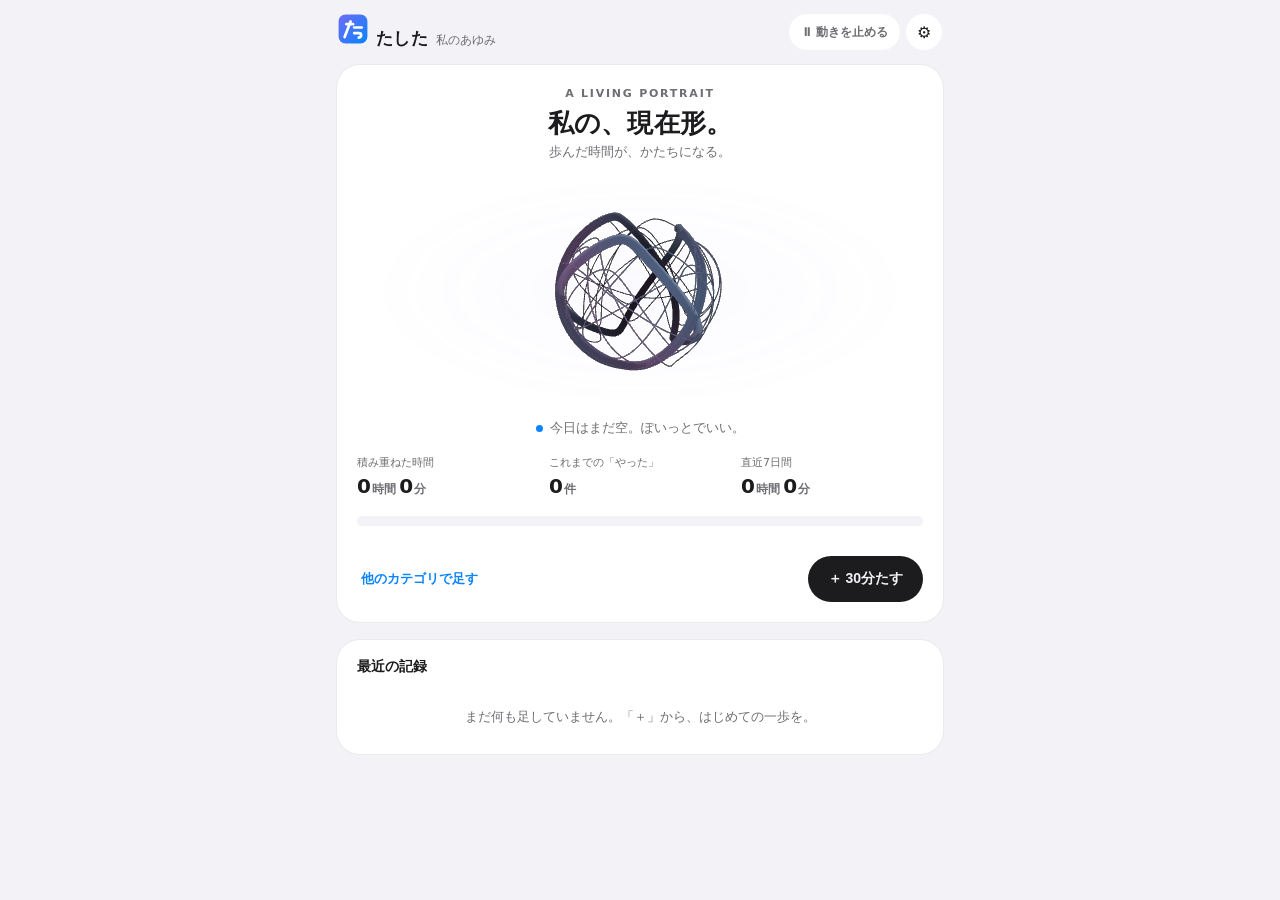
<file: index.html>
<!doctype html>
<html lang="ja">
<head>
<meta charset="utf-8">
<title>たした</title>
<meta name="description" content="積み重ねた時間が、かたちになる。個人用の「あゆみ」ポートレート">
<meta name="viewport" content="width=device-width, initial-scale=1, viewport-fit=cover">
<meta name="theme-color" content="#0b0b12">
<meta name="color-scheme" content="dark light">

<link rel="manifest" href="./manifest.json">
<link rel="icon" href="./icon.svg" type="image/svg+xml">
<link rel="apple-touch-icon" href="./icons/apple-touch-icon.png">

<meta name="apple-mobile-web-app-capable" content="yes">
<meta name="apple-mobile-web-app-status-bar-style" content="black-translucent">
<meta name="apple-mobile-web-app-title" content="たした">
<meta name="mobile-web-app-capable" content="yes">

<link rel="stylesheet" href="./css/style.css">
</head>
<body>
<div id="app">

  <header class="app-header">
    <div class="brand">
      <img class="logo-mark" src="./icon.svg" alt="" width="30" height="30">
      <span class="brand-name">たした</span>
      <span class="brand-sub">私のあゆみ</span>
    </div>
    <div class="header-actions">
      <button class="ghost-btn" id="pause-btn" type="button">⏸ 動きを止める</button>
      <button class="icon-btn" id="settings-btn" type="button" aria-label="設定">⚙</button>
    </div>
  </header>

  <main class="content">
    <section class="hero-card">
      <p class="hero-eyebrow">A LIVING PORTRAIT</p>
      <h1 class="hero-title">私の、現在形。</h1>
      <p class="hero-subtitle">歩んだ時間が、かたちになる。</p>

      <div class="hero-visual">
        <div class="hero-glow" id="hero-glow"></div>
        <canvas id="hero-canvas" aria-hidden="true"></canvas>
      </div>

      <p class="hero-caption"><span class="dot" id="week-dot"></span><span id="week-caption">今日はまだ空。ぽいっとでいい。</span></p>

      <div class="stat-grid">
        <div class="stat">
          <div class="stat-label">積み重ねた時間</div>
          <div class="stat-value" id="stat-total">0<span class="unit">時間</span>0<span class="unit">分</span></div>
        </div>
        <div class="stat">
          <div class="stat-label">これまでの「やった」</div>
          <div class="stat-value" id="stat-count">0<span class="unit">件</span></div>
        </div>
        <div class="stat">
          <div class="stat-label">直近7日間</div>
          <div class="stat-value" id="stat-week">0<span class="unit">時間</span>0<span class="unit">分</span></div>
        </div>
      </div>

      <div class="cat-bar" id="cat-bar"></div>
      <div class="cat-legend" id="cat-legend"></div>

      <div class="add-row">
        <button class="text-link" id="open-add-modal" type="button">他のカテゴリで足す</button>
        <button class="pill-btn" id="quick-add-btn" type="button">＋ 30分たす</button>
      </div>
    </section>

    <section class="history-card">
      <h2 class="history-title">最近の記録</h2>
      <div id="history-list"></div>
    </section>
  </main>

</div>

<div id="toast" role="status" aria-live="polite"></div>

<div id="update-banner">
  <span>新しい版があります</span>
  <button id="update-reload-btn" type="button">再読み込み</button>
</div>

<div class="install-hint" id="install-hint" hidden>
  <span id="install-hint-text">ホーム画面に追加できます。</span>
  <button class="btn primary install-action" type="button" style="min-height:32px;padding:6px 12px;font-size:12px;">追加</button>
  <button class="dismiss" type="button" aria-label="閉じる">×</button>
</div>

<div class="modal-overlay" id="add-overlay">
  <div class="modal-sheet" role="dialog" aria-modal="true" aria-label="時間を足す">
    <button class="icon-btn close-modal" id="close-add" type="button" aria-label="閉じる">×</button>
    <h2>時間を足す</h2>

    <div class="modal-section">
      <label class="field-label" for="add-category">カテゴリ</label>
      <input type="text" id="add-category" list="category-options" placeholder="例: 創作、仕事、家庭…" autocomplete="off">
      <datalist id="category-options"></datalist>
    </div>

    <div class="modal-section">
      <label class="field-label">時間</label>
      <div class="minute-chips" id="minute-chips">
        <button type="button" class="chip-btn" data-minutes="15">15分</button>
        <button type="button" class="chip-btn active" data-minutes="30">30分</button>
        <button type="button" class="chip-btn" data-minutes="60">60分</button>
      </div>
      <input type="number" id="add-minutes" min="1" step="1" value="30" inputmode="numeric">
    </div>

    <button class="btn primary" id="submit-add" type="button" style="width:100%;">たす</button>
  </div>
</div>

<div class="modal-overlay" id="settings-overlay">
  <div class="modal-sheet" role="dialog" aria-modal="true" aria-label="設定">
    <button class="icon-btn close-modal" id="close-settings" type="button" aria-label="閉じる">×</button>
    <h2>設定</h2>

    <div class="modal-section">
      <h3>バックアップ</h3>
      <div class="modal-row">
        <span id="last-backup-info">まだバックアップしていません</span>
      </div>
      <div class="modal-row">
        <button class="btn primary" id="export-json-btn" type="button">JSONを書き出す</button>
      </div>
      <div class="modal-row" style="display:block;">
        <div class="import-mode">
          <label><input type="radio" name="import-mode" value="merge" checked> 追記マージ</label>
          <label><input type="radio" name="import-mode" value="replace"> 置換</label>
        </div>
        <label class="btn" style="display:block;text-align:center;">
          JSONを読み込む
          <input type="file" id="import-file" accept="application/json,.json" style="display:none;">
        </label>
      </div>
    </div>

    <div class="modal-section">
      <h3>アプリ情報</h3>
      <div class="modal-row">
        <span id="version-label">バージョン</span>
      </div>
    </div>

    <div class="modal-section">
      <h3>危険な操作</h3>
      <div class="modal-row">
        <button class="btn danger" id="delete-all-btn" type="button">すべて削除</button>
      </div>
    </div>
  </div>
</div>

<script src="./js/scene.js"></script>
<script src="./js/app.js"></script>
</body>
</html>
</file>
<file: css/style.css>
/* たした — スタイル(「私のあゆみ」) */

:root {
  color-scheme: dark;
  --bg: #0b0b12;
  --bg-elevated: #121219;
  --surface: #1c1c27;
  --surface-2: #24242f;
  --border: rgba(255, 255, 255, 0.09);
  --text: #f5f5f7;
  --text-muted: #9a9aa6;
  --accent: #0a84ff;
  --accent-2: #6e6bf4;
  --danger: #ff453a;
  --radius-lg: 24px;
  --radius-md: 16px;
  --radius-sm: 10px;
  --safe-bottom: env(safe-area-inset-bottom, 0px);
  --safe-top: env(safe-area-inset-top, 0px);
}

@media (prefers-color-scheme: light) {
  :root {
    color-scheme: light;
    --bg: #f2f2f7;
    --bg-elevated: #ffffff;
    --surface: #ffffff;
    --surface-2: #f2f2f7;
    --border: rgba(0, 0, 0, 0.08);
    --text: #1c1c1e;
    --text-muted: #6e6e73;
  }
}

[hidden] {
  display: none !important;
}

* {
  box-sizing: border-box;
  -webkit-tap-highlight-color: transparent;
}

html,
body {
  margin: 0;
  padding: 0;
  height: 100%;
  background: var(--bg);
  color: var(--text);
}

body {
  font-family: -apple-system, BlinkMacSystemFont, "SF Pro Text", "Hiragino Sans",
    "Hiragino Kaku Gothic ProN", "Noto Sans JP", system-ui, sans-serif;
  overflow-x: hidden;
}

#app {
  display: flex;
  flex-direction: column;
  min-height: 100dvh;
  max-width: 640px;
  margin: 0 auto;
  position: relative;
}

/* ヘッダー */
header.app-header {
  display: flex;
  align-items: center;
  gap: 10px;
  padding: calc(14px + var(--safe-top)) 18px 6px;
  flex-shrink: 0;
}

.logo-mark {
  width: 30px;
  height: 30px;
  border-radius: 8px;
  display: block;
  flex-shrink: 0;
}

.brand {
  display: flex;
  align-items: baseline;
  gap: 8px;
  flex: 1;
  min-width: 0;
}

.brand-name {
  font-size: 17px;
  font-weight: 700;
  letter-spacing: 0.02em;
}

.brand-sub {
  font-size: 12px;
  color: var(--text-muted);
  white-space: nowrap;
  overflow: hidden;
  text-overflow: ellipsis;
}

.header-actions {
  display: flex;
  align-items: center;
  gap: 6px;
  flex-shrink: 0;
}

.ghost-btn {
  appearance: none;
  border: none;
  background: var(--surface);
  color: var(--text-muted);
  font-size: 12px;
  font-weight: 600;
  padding: 8px 12px;
  border-radius: 999px;
  cursor: pointer;
  min-height: 36px;
  white-space: nowrap;
}

.icon-btn {
  appearance: none;
  border: none;
  background: var(--surface);
  color: var(--text);
  width: 36px;
  height: 36px;
  min-width: 36px;
  min-height: 36px;
  border-radius: 50%;
  display: flex;
  align-items: center;
  justify-content: center;
  font-size: 16px;
  cursor: pointer;
}

.icon-btn:active,
.ghost-btn:active,
.pill-btn:active {
  transform: scale(0.95);
}

/* 本文 */
main.content {
  flex: 1;
  padding: 8px 16px calc(28px + var(--safe-bottom));
}

/* ヒーローカード */
.hero-card {
  background: var(--surface);
  border: 1px solid var(--border);
  border-radius: var(--radius-lg);
  padding: 22px 20px 20px;
  margin-bottom: 16px;
  text-align: center;
  overflow: hidden;
}

.hero-eyebrow {
  margin: 0;
  font-size: 11px;
  font-weight: 700;
  letter-spacing: 0.16em;
  color: var(--text-muted);
}

.hero-title {
  margin: 6px 0 2px;
  font-size: 26px;
  font-weight: 800;
  letter-spacing: 0.01em;
}

.hero-subtitle {
  margin: 0 0 10px;
  font-size: 13px;
  color: var(--text-muted);
}

.hero-visual {
  position: relative;
  height: 240px;
  margin: 4px auto 8px;
}

.hero-glow {
  position: absolute;
  inset: -20%;
  border-radius: 50%;
  background: radial-gradient(closest-side, var(--glow-color, rgba(110, 107, 244, 0.35)), transparent 72%);
  opacity: var(--glow-opacity, 0.25);
  filter: blur(6px);
  transition: opacity 0.6s ease;
  pointer-events: none;
}

#hero-canvas {
  position: relative;
  width: 100%;
  height: 100%;
  display: block;
}

.hero-caption {
  display: flex;
  align-items: center;
  justify-content: center;
  gap: 7px;
  margin: 4px 0 18px;
  font-size: 13px;
  color: var(--text-muted);
}

.hero-caption .dot {
  width: 7px;
  height: 7px;
  border-radius: 50%;
  background: var(--accent);
  flex-shrink: 0;
}

/* 統計 */
.stat-grid {
  display: grid;
  grid-template-columns: repeat(3, 1fr);
  gap: 10px;
  margin-bottom: 18px;
  text-align: left;
}

.stat-label {
  font-size: 11px;
  color: var(--text-muted);
  margin-bottom: 4px;
  white-space: nowrap;
  overflow: hidden;
  text-overflow: ellipsis;
}

.stat-value {
  font-size: 20px;
  font-weight: 800;
  letter-spacing: -0.01em;
}

.stat-value .unit {
  font-size: 12px;
  font-weight: 600;
  color: var(--text-muted);
  margin: 0 4px 0 1px;
}

/* カテゴリ内訳 */
.cat-bar {
  display: flex;
  height: 10px;
  border-radius: 999px;
  overflow: hidden;
  background: var(--surface-2);
  margin-bottom: 10px;
}

.cat-bar-seg {
  height: 100%;
}

.cat-legend {
  display: flex;
  flex-wrap: wrap;
  gap: 8px 14px;
  justify-content: center;
  margin-bottom: 20px;
}

.cat-legend-item {
  display: flex;
  align-items: center;
  gap: 6px;
  font-size: 12px;
  color: var(--text-muted);
}

.cat-legend-dot {
  width: 8px;
  height: 8px;
  border-radius: 50%;
  flex-shrink: 0;
}

/* 追加行 */
.add-row {
  display: flex;
  align-items: center;
  justify-content: space-between;
  gap: 10px;
}

.text-link {
  appearance: none;
  border: none;
  background: transparent;
  color: var(--accent);
  font-size: 13px;
  font-weight: 600;
  padding: 8px 4px;
  cursor: pointer;
  text-align: left;
}

.pill-btn {
  appearance: none;
  border: none;
  background: var(--text);
  color: var(--bg);
  font-size: 14px;
  font-weight: 700;
  padding: 13px 20px;
  border-radius: 999px;
  cursor: pointer;
  min-height: 46px;
  white-space: nowrap;
}

/* 履歴 */
.history-card {
  background: var(--surface);
  border: 1px solid var(--border);
  border-radius: var(--radius-lg);
  padding: 16px 16px calc(6px);
}

.history-title {
  font-size: 14px;
  font-weight: 700;
  margin: 2px 4px 10px;
}

.history-row {
  display: flex;
  align-items: center;
  gap: 8px;
  padding: 10px 4px;
  border-bottom: 1px solid var(--border);
  font-size: 13.5px;
}

.history-row:last-child {
  border-bottom: none;
}

.history-dot {
  width: 8px;
  height: 8px;
  border-radius: 50%;
  flex-shrink: 0;
}

.history-name {
  font-weight: 600;
  flex-shrink: 0;
}

.history-minutes {
  color: var(--text-muted);
}

.history-time {
  margin-left: auto;
  color: var(--text-muted);
  font-size: 12px;
  flex-shrink: 0;
}

.history-del {
  appearance: none;
  border: none;
  background: transparent;
  color: var(--danger);
  font-size: 12px;
  font-weight: 600;
  padding: 6px 4px;
  cursor: pointer;
  flex-shrink: 0;
}

.empty-state {
  text-align: center;
  color: var(--text-muted);
  font-size: 13px;
  padding: 22px 10px;
}

/* トースト */
#toast {
  position: fixed;
  left: 50%;
  bottom: calc(24px + var(--safe-bottom));
  transform: translateX(-50%) translateY(8px);
  background: var(--surface-2);
  color: var(--text);
  border: 1px solid var(--border);
  padding: 10px 16px;
  border-radius: 999px;
  font-size: 13px;
  box-shadow: 0 8px 24px rgba(0, 0, 0, 0.3);
  opacity: 0;
  pointer-events: none;
  transition: opacity 0.2s ease, transform 0.2s ease;
  z-index: 60;
  max-width: calc(100% - 32px);
  display: flex;
  align-items: center;
  gap: 10px;
}

#toast.show {
  opacity: 1;
  transform: translateX(-50%) translateY(0);
  pointer-events: auto;
}

#toast button {
  appearance: none;
  border: none;
  background: transparent;
  color: var(--accent);
  font-weight: 700;
  font-size: 13px;
  cursor: pointer;
}

/* 更新バナー */
/* 画面上部はiOSのステータスバーがタップを奪うため下部に出す */
#update-banner {
  position: fixed;
  bottom: calc(96px + var(--safe-bottom));
  left: 50%;
  transform: translateX(-50%) translateY(16px);
  opacity: 0;
  visibility: hidden;
  white-space: nowrap;
  background: var(--accent);
  color: #fff;
  padding: 10px 14px;
  border-radius: 999px;
  font-size: 13px;
  display: flex;
  align-items: center;
  gap: 10px;
  z-index: 70;
  box-shadow: 0 8px 24px rgba(0, 0, 0, 0.35);
  transition: transform 0.25s ease, opacity 0.25s ease, visibility 0.25s;
}

#update-banner.show {
  transform: translateX(-50%) translateY(0);
  opacity: 1;
  visibility: visible;
}

#update-banner button {
  appearance: none;
  border: none;
  background: rgba(255, 255, 255, 0.2);
  color: #fff;
  font-weight: 700;
  font-size: 12px;
  padding: 5px 10px;
  border-radius: 999px;
  cursor: pointer;
}

/* インストール案内 */
.install-hint {
  position: fixed;
  left: 12px;
  right: 12px;
  bottom: calc(24px + var(--safe-bottom));
  background: var(--surface);
  border: 1px solid var(--border);
  border-radius: var(--radius-md);
  padding: 12px 14px;
  font-size: 13px;
  display: flex;
  align-items: center;
  gap: 10px;
  z-index: 55;
  box-shadow: 0 8px 24px rgba(0, 0, 0, 0.3);
  max-width: 608px;
  margin: 0 auto;
}

.install-hint button.dismiss {
  appearance: none;
  border: none;
  background: transparent;
  color: var(--text-muted);
  font-size: 18px;
  padding: 4px;
  cursor: pointer;
  margin-left: auto;
}

/* モーダル */
.modal-overlay {
  position: fixed;
  inset: 0;
  background: rgba(0, 0, 0, 0.5);
  display: flex;
  align-items: flex-end;
  justify-content: center;
  z-index: 80;
  opacity: 0;
  pointer-events: none;
  transition: opacity 0.2s ease;
}

.modal-overlay.show {
  opacity: 1;
  pointer-events: auto;
}

.modal-sheet {
  position: relative;
  background: var(--bg-elevated);
  width: 100%;
  max-width: 640px;
  border-radius: 20px 20px 0 0;
  padding: 18px 18px calc(20px + var(--safe-bottom));
  max-height: 82vh;
  overflow-y: auto;
  transform: translateY(12px);
  transition: transform 0.2s ease;
}

.modal-overlay.show .modal-sheet {
  transform: translateY(0);
}

.modal-sheet h2 {
  margin: 4px 0 16px;
  font-size: 17px;
}

.modal-section {
  margin-bottom: 20px;
}

.modal-section h3 {
  font-size: 12px;
  color: var(--text-muted);
  font-weight: 700;
  margin: 0 0 8px;
  text-transform: uppercase;
  letter-spacing: 0.04em;
}

.modal-row {
  display: flex;
  align-items: center;
  justify-content: space-between;
  gap: 10px;
  padding: 12px 0;
  border-bottom: 1px solid var(--border);
  font-size: 14px;
}

.modal-row:last-child {
  border-bottom: none;
}

.field-label {
  display: block;
  font-size: 12px;
  color: var(--text-muted);
  font-weight: 600;
  margin-bottom: 6px;
}

#add-category,
#add-minutes {
  width: 100%;
  background: var(--surface);
  border: 1px solid var(--border);
  color: var(--text);
  font-size: 15px;
  padding: 11px 12px;
  border-radius: var(--radius-sm);
  font-family: inherit;
}

.minute-chips {
  display: flex;
  gap: 8px;
  margin-bottom: 10px;
}

.chip-btn {
  flex: 1;
  appearance: none;
  border: 1px solid var(--border);
  background: var(--surface);
  color: var(--text-muted);
  font-size: 13px;
  font-weight: 600;
  padding: 9px 0;
  border-radius: 999px;
  cursor: pointer;
}

.chip-btn.active {
  background: var(--accent);
  color: #fff;
  border-color: transparent;
}

.btn {
  appearance: none;
  background: var(--surface);
  color: var(--text);
  font-size: 14px;
  font-weight: 600;
  padding: 10px 16px;
  border-radius: var(--radius-sm);
  cursor: pointer;
  min-height: 44px;
  border: 1px solid var(--border);
}

.btn.primary {
  background: var(--accent);
  color: #fff;
  border-color: transparent;
}

.btn.danger {
  color: var(--danger);
}

.import-mode {
  display: flex;
  gap: 8px;
  margin-bottom: 10px;
}

.import-mode label {
  flex: 1;
  display: flex;
  align-items: center;
  justify-content: center;
  gap: 6px;
  padding: 9px;
  border-radius: var(--radius-sm);
  border: 1px solid var(--border);
  font-size: 13px;
  cursor: pointer;
}

.import-mode input {
  margin: 0;
}

.close-modal {
  position: absolute;
  top: 14px;
  right: 14px;
}

@media (max-width: 380px) {
  .brand-sub {
    display: none;
  }
  .ghost-btn span.long {
    display: none;
  }
}

@media (prefers-reduced-motion: reduce) {
  .hero-glow {
    transition: none;
  }
}
</file>
